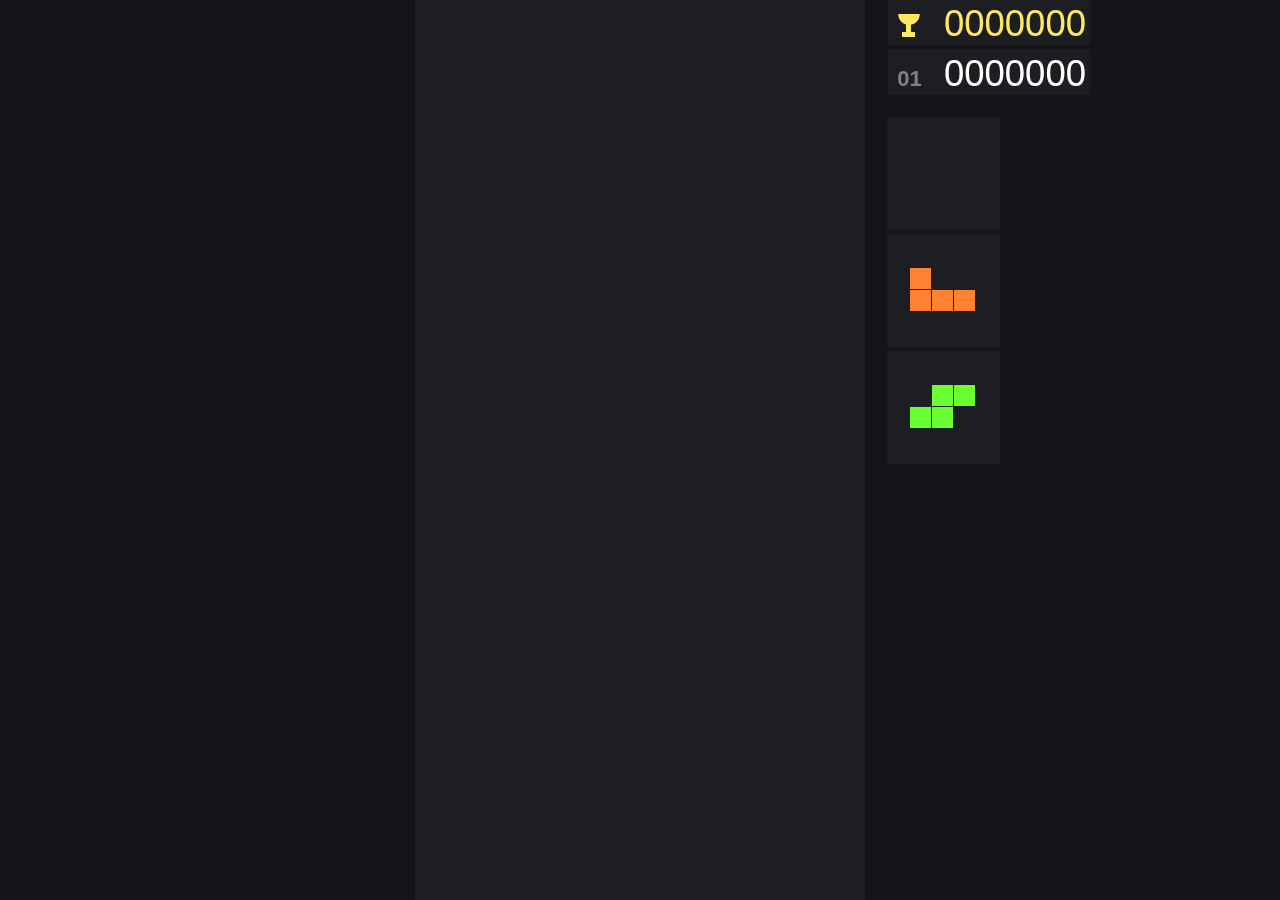
<file: games/tetris/index.html>
<!DOCTYPE html>
<html lang="en">

<head>
    <meta charset="UTF-8">
    <meta name="viewport" content="width=device-width, initial-scale=1.0">
    <title>Document</title>

    <link href='https://fonts.googleapis.com/css?family=Jura:500' rel='stylesheet' type='text/css'>
</head>

<body>

    <script>


        //  TODO:
        //    * touch controls
        //    * allow late piece rotation
        //    * code cleanup


        //--------------------------------------------------//
        //    PAGE OBJECT & LOGIC                           //
        //--------------------------------------------------//

        var Page = {
            IsSetup: false,

            body: document.getElementsByTagName('body')[0],
            cvs: document.createElement('canvas'),
            ctx: 0,

            unitSize: 0,
            AreaArr: [],

            // calculates the unit size, canvas bounds, and canvas positioning
            WindowChanged: function () {

                // Calulcate the unitSize based on window width and height.
                // The minimum of these calculations will be used.

                var bodyW = document.documentElement.clientWidth,
                    bodyH = document.documentElement.clientHeight,
                    newUnitW = (bodyW - (bodyW % 80)) / 16,
                    newUnitH = (bodyH - (bodyH % 100)) / 20,
                    newUnitMin = Math.max(Math.min(newUnitW, newUnitH), 20);

                // if the calcUnitMin != unitSize, update unitSize, recalculate
                // all DrawAreaObjs, and update the canvas element bounds

                this.unitSize = newUnitMin;

                // store Right-most & Bottom-most points for canvas bounds
                var rightLimit = 0,
                    bottomLimit = 0;

                for (var i = 0; i < Page.AreaArr.length; i++) {
                    Page.AreaArr[i].CalculateBounds();

                    var newRightLimit = Page.AreaArr[i].left + Page.AreaArr[i].W,
                        newBottomLimit = Page.AreaArr[i].top + Page.AreaArr[i].H;

                    rightLimit = Math.max(newRightLimit, rightLimit);
                    bottomLimit = Math.max(newBottomLimit, bottomLimit);
                }

                this.cvs.width = rightLimit;
                this.cvs.height = bottomLimit;

                // left pos uses Game.W because ideally that area is centered
                var topPos = (bodyH - bottomLimit) / 2,
                    leftPos = (bodyW / 2) - (this.Game.W / 2),
                    rightOffset = bodyW - (leftPos + rightLimit) - this.unitSize * 0.5;

                // if default canvas positioning extends beyond screen, adjust it
                if (rightOffset < 0) {
                    leftPos = Math.max(this.unitSize * 0.5, leftPos + rightOffset);
                }

                this.cvs.style.left = leftPos + 'px';
                this.cvs.style.top = topPos + 'px';
            },

            // performs the page setup
            Initialize: function () {

                // if page has not been setup, do initial setup
                if (this.IsSetup === false) {
                    document.body.appendChild(Page.cvs);

                    this.body.style.overflow = 'hidden';
                    this.body.style.backgroundColor = 'rgb(19,21,25)';
                    this.cvs.style.position = 'absolute';
                    this.ctx = this.cvs.getContext('2d');

                    this.IsSetup = true;
                }

                this.WindowChanged();

                // dirty all draw areas
                for (var i = 0; i < Page.AreaArr.length; i++) {
                    Page.AreaArr[i].IsDirty = true;
                }
            },

            // redraws canvas visuals whenever the page is marked as dirty
            Update: function () {
                for (var i = 0; i < Page.AreaArr.length; i++) {
                    if (Page.AreaArr[i].IsDirty) {
                        Page.AreaArr[i].Draw();
                        Page.AreaArr[i].IsDirty = false;
                    }
                }
            }
        };


        // Definition for Area objects. Bounds are in UNITS
        function DrawAreaObj(Left, Top, Width, Height, DrawFunction) {

            // bounds in UNITS
            this.leftBase = Left;
            this.topBase = Top;
            this.widthBase = Width;
            this.heightBase = Height;

            // bounds in PIXELS
            this.left = 0;
            this.top = 0;
            this.W = 0;
            this.H = 0;

            // dirty flag (clean yourself up flag, you're better than that)
            this.IsDirty = false;

            // bounds recalculated and area dirtied when unitSize changes
            this.CalculateBounds = function () {
                this.left = this.leftBase * Page.unitSize;
                this.top = this.topBase * Page.unitSize;
                this.W = this.widthBase * Page.unitSize;
                this.H = this.heightBase * Page.unitSize;

                this.IsDirty = true;
            };

            // draw function as passed in by the callee
            this.Draw = DrawFunction;

            // push this area into the area arr    
            Page.AreaArr.push(this);
        }


        Page.Game = new DrawAreaObj(0, 0, 10, 20, function () {

            // unitSize minus a couple pixels of separation
            var uDrawSize = Page.unitSize - 2,
                drawL,
                drawT;

            // redraws the background elements for game area
            Page.ctx.fillStyle = 'rgb(28,30,34)';
            Page.ctx.fillRect(this.left, this.top, this.W, this.H);

            // draw the static unit blocks
            for (var i = 0; i < GM.StaticUnits.length; i++) {
                for (var j = 0; j < GM.StaticUnits[i].length; j++) {

                    // get the unit value for this index pair
                    var uValue = GM.StaticUnits[i][j];

                    // if this unit value is not 0, draw the unit
                    if (uValue !== 0) {
                        drawL = i * Page.unitSize + 1;
                        drawT = j * Page.unitSize + 1;

                        // fill this square with color based on player alive status        
                        Page.ctx.fillStyle = (GM.IsAlive) ? uValue : 'rgb(34,36,42)';
                        Page.ctx.fillRect(drawL, drawT, uDrawSize, uDrawSize);
                    }
                }
            }

            // draw the current active projection and piece (if exists)
            if (GM.Pc.Cur !== 0 && GM.IsAlive) {
                var projColor = ColorWithAlpha(GM.Pc.Cur.color, 0.1);

                for (var k = 0; k < GM.Pc.Cur.UO.arr.length; k++) {
                    drawL = (GM.Pc.Cur.x + GM.Pc.Cur.UO.arr[k].x) * Page.unitSize + 1;
                    drawT = (GM.Pc.Cur.y + GM.Pc.Cur.UO.arr[k].y) * Page.unitSize + 1;

                    Page.ctx.fillStyle = GM.Pc.Cur.color;
                    Page.ctx.fillRect(drawL, drawT, uDrawSize, uDrawSize);

                    // also draw the projection (if one exists)
                    if (GM.IsAlive && GM.Pc.ProjY !== 0) {
                        drawT += GM.Pc.ProjY * Page.unitSize;

                        Page.ctx.fillStyle = projColor;
                        Page.ctx.fillRect(drawL, drawT, uDrawSize, uDrawSize);
                    }
                }
            }

            // if the player is dead, draw the game over text
            if (!GM.IsAlive) {
                DrawText("GAME OVER", 'rgb(255,255,255)', '500',
                    'center', uDrawSize, this.W / 2, this.H / 4);
            }
        });


        Page.UpcomingA = new DrawAreaObj(10.5, 2.6, 2.5, 2.5, function () {

            var uDrawSize = Math.floor(Page.unitSize / 2),
                pcA = GM.Pc.Upcoming[0];

            // next box background
            Page.ctx.fillStyle = 'rgb(28,30,34)';
            Page.ctx.fillRect(this.left, this.top, this.W, this.H);

            // draw the upcoming piece (if one exists)
            if (pcA !== 0) {
                Page.ctx.fillStyle = pcA.color;

                var totalL = 0,
                    totalT = 0,
                    countedL = [],
                    countedT = [];

                // calculate average positions of units in order to center
                for (var i = 0; i < pcA.UO.arr.length; i++) {
                    var curX = pcA.UO.arr[i].x,
                        curY = pcA.UO.arr[i].y;

                    if (countedL.indexOf(curX) < 0) {
                        countedL.push(curX);
                        totalL += curX;
                    }
                    if (countedT.indexOf(curY) < 0) {
                        countedT.push(curY);
                        totalT += curY;
                    }
                }

                var avgL = uDrawSize * (totalL / countedL.length + 0.5),
                    avgT = uDrawSize * (totalT / countedT.length + 0.5),
                    offsetL = this.left + this.W / 2,
                    offsetT = this.top + this.H / 2;

                console.log(avgL + ", " + avgT);

                // now draw the upcoming piece, using avg vars to center
                for (var j = 0; j < pcA.UO.arr.length; j++) {
                    var drawL = Math.floor(offsetL - avgL + pcA.UO.arr[j].x * uDrawSize),
                        drawT = Math.floor(offsetT - avgT + pcA.UO.arr[j].y * uDrawSize);

                    Page.ctx.fillRect(drawL, drawT, uDrawSize - 1, uDrawSize - 1);
                }
            }
        });


        Page.UpcomingB = new DrawAreaObj(10.5, 5.2, 2.5, 2.5, function () {

            var uDrawSize = Math.floor(Page.unitSize / 2),
                pcB = GM.Pc.Upcoming[1];

            // next box background
            Page.ctx.fillStyle = 'rgb(28,30,34)';
            Page.ctx.fillRect(this.left, this.top, this.W, this.H);

            // draw the upcoming piece (if one exists)
            if (pcB !== 0) {
                Page.ctx.fillStyle = pcB.color;

                var totalL = 0,
                    totalT = 0,
                    countedL = [],
                    countedT = [];

                // calculate average positions of units in order to center
                for (var i = 0; i < pcB.UO.arr.length; i++) {
                    var curX = pcB.UO.arr[i].x,
                        curY = pcB.UO.arr[i].y;

                    if (countedL.indexOf(curX) < 0) {
                        countedL.push(curX);
                        totalL += curX;
                    }
                    if (countedT.indexOf(curY) < 0) {
                        countedT.push(curY);
                        totalT += curY;
                    }
                }

                var avgL = uDrawSize * (totalL / countedL.length + 0.5),
                    avgT = uDrawSize * (totalT / countedT.length + 0.5),
                    offsetL = this.left + this.W / 2,
                    offsetT = this.top + this.H / 2;

                console.log(avgL + ", " + avgT);

                // now draw the upcoming piece, using avg vars to center
                for (var j = 0; j < pcB.UO.arr.length; j++) {
                    var drawL = Math.floor(offsetL - avgL + pcB.UO.arr[j].x * uDrawSize),
                        drawT = Math.floor(offsetT - avgT + pcB.UO.arr[j].y * uDrawSize);

                    Page.ctx.fillRect(drawL, drawT, uDrawSize - 1, uDrawSize - 1);
                }
            }
        });


        Page.UpcomingC = new DrawAreaObj(10.5, 7.8, 2.5, 2.5, function () {

            var uDrawSize = Math.floor(Page.unitSize / 2),
                pcC = GM.Pc.Upcoming[2];

            // next box background
            Page.ctx.fillStyle = 'rgb(28,30,34)';
            Page.ctx.fillRect(this.left, this.top, this.W, this.H);

            // draw the upcoming piece (if one exists)
            if (pcC !== 0) {
                Page.ctx.fillStyle = pcC.color;

                var totalL = 0,
                    totalT = 0,
                    countedL = [],
                    countedT = [];

                // calculate average positions of units in order to center
                for (var i = 0; i < pcC.UO.arr.length; i++) {
                    var curX = pcC.UO.arr[i].x,
                        curY = pcC.UO.arr[i].y;

                    if (countedL.indexOf(curX) < 0) {
                        countedL.push(curX);
                        totalL += curX;
                    }
                    if (countedT.indexOf(curY) < 0) {
                        countedT.push(curY);
                        totalT += curY;
                    }
                }

                var avgL = uDrawSize * (totalL / countedL.length + 0.5),
                    avgT = uDrawSize * (totalT / countedT.length + 0.5),
                    offsetL = this.left + this.W / 2,
                    offsetT = this.top + this.H / 2;

                console.log(avgL + ", " + avgT);

                // now draw the upcoming piece, using avg vars to center
                for (var j = 0; j < pcC.UO.arr.length; j++) {
                    var drawL = Math.floor(offsetL - avgL + pcC.UO.arr[j].x * uDrawSize),
                        drawT = Math.floor(offsetT - avgT + pcC.UO.arr[j].y * uDrawSize);

                    Page.ctx.fillRect(drawL, drawT, uDrawSize - 1, uDrawSize - 1);
                }
            }
        });


        Page.ScoreBarHigh = new DrawAreaObj(10.5, 0, 4.5, 1, function () {

            // draw the score area back bar
            Page.ctx.fillStyle = 'rgb(28,30,34)';
            Page.ctx.fillRect(this.left, this.top, this.W, this.H);


            // Draw the trophy symbol

            var miniUnit, left, top, width, height;

            miniUnit = Page.unitSize * 0.01;
            Page.ctx.fillStyle = 'rgb(255,232,96)';

            // trophy base
            left = Math.floor(this.left + miniUnit * 33);
            top = Math.floor(this.top + this.H - miniUnit * 28);
            width = Math.floor(miniUnit * 30);
            height = Math.floor(miniUnit * 12);
            Page.ctx.fillRect(left, top, width, height);

            // trophy trunk
            left = Math.floor(this.left + miniUnit * 42);
            top = Math.floor(this.top + this.H - miniUnit * 50);
            width = Math.floor(miniUnit * 12);
            height = Math.floor(miniUnit * 32);
            Page.ctx.fillRect(left, top, width, height);

            // trophy bowl
            left = Math.floor(this.left + miniUnit * 48);
            top = Math.floor(this.top + this.H - miniUnit * 68);
            Page.ctx.arc(left, top, miniUnit * 24, 0, Math.PI);
            Page.ctx.fill();

            // draw the player's current score
            text = ("00000000" + GM.ScoreHigh).slice(-7);
            left = this.left + this.W - 4;
            top = this.top + Page.unitSize * 0.8;
            size = Math.floor(Page.unitSize * 0.8) + 0.5;

            DrawText(text, 'rgb(255,232,96)', '500', 'right', size, left, top);
        });

        Page.ScoreBarCur = new DrawAreaObj(10.5, 1.1, 4.5, 1, function () {

            // draw the score area back bar
            Page.ctx.fillStyle = 'rgb(28,30,34)';
            Page.ctx.fillRect(this.left, this.top, this.W, this.H);

            // draw the player's current level
            var text, left, top, size, miniUnit;
            miniUnit = Page.unitSize * 0.01;

            text = ('00' + GM.Level).slice(-2);
            left = this.left + Math.floor(miniUnit * 50);
            top = this.top + Page.unitSize * 0.8;
            size = Math.floor(Page.unitSize * 0.5);

            DrawText(text, 'rgb(128,128,128)', '900', 'center', size, left, top);


            // draw the player's current score
            text = ("00000000" + GM.ScoreCur).slice(-7);
            left = this.left + this.W - 4;
            top = this.top + Page.unitSize * 0.8;
            size = Math.floor(Page.unitSize * 0.8) + 0.5;

            DrawText(text, 'rgb(255,255,255)', '500', 'right', size, left, top);
        });


        //--------------------------------------------------//
        //    GAME MANAGER OBJECT & LOGIC                   //
        //--------------------------------------------------//

        var GM = {

            //-- VARS ---------*/

            // timers
            TimeCur: 0, TimeEvent: 0, TickRate: 0,

            // player status & score
            IsAlive: 0, Level: 0, PiecesRemaining: 0,

            // score count and current piece score modifiers
            ScoreHigh: 0, ScoreCur: 0, ScoreBonus: 0, DifficultFlag: 0,

            // array of grid squares
            StaticUnits: [],


            /*-- FCNS ---------*/

            // Set up intial game var values
            Initialize: function () {

                // reset current piece vars
                this.Pc.Next = this.Pc.Cur = this.Pc.ProjY = 0;

                // populate the GM's static unit array with 0's (empty)
                for (var i = 0; i < 10; i++) {
                    this.StaticUnits[i] = [];
                    for (var j = 0; j < 20; j++) {
                        this.StaticUnits[i][j] = 0;
                    }
                }

                // reset timer
                this.TimeCur = this.TimeEvent = 0;
                this.TickRate = 500;

                // set up level values for level 1
                this.PiecesRemaining = 10;
                this.Level = 1;

                // reset the score and set player to alive
                this.ScoreCur = 0;
                this.IsAlive = true;
            },

            // updates time each frame and executing logic if a tick has passed
            Update: function () {
                this.TimeCur = new Date().getTime();

                if (this.TimeCur >= this.TimeEvent) {

                    if (GM.Pc.Cur === 0 && this.IsAlive) {
                        this.Pc.Generate();
                    }
                    else {
                        this.Pc.DoGravity();
                        this.Pc.ProjY = this.Pc.TryProject();
                        Page.Game.IsDirty = true;
                    }

                    this.RefreshTimer();
                }
            },

            // reset the tick timer (generates a new TimeEvent target)
            RefreshTimer: function () {
                this.TimeEvent = new Date().getTime() + this.TickRate;
            },

            // called when a piece is spawned, advances level if needed
            PieceSpawned: function () {
                this.PiecesRemaining--;
                if (this.PiecesRemaining <= 0) {
                    this.AdvanceLevel();
                }
            },

            // advance level, recalculate TickRate, reset pieces remaining
            AdvanceLevel: function () {
                this.Level++;

                this.TickRate = Math.floor(555 * Math.exp(this.Level / -10));
                this.PiecesRemaining = Math.floor((5000 / this.TickRate));

                Page.ScoreBarCur.IsDirty = true;
            },

            // check specified rows to see if any can be cleared
            CheckUnits: function (checkRowsRaw) {
                var scoreMult = 0,
                    pieceScore = 0,
                    checkRows = [];

                // add the scoreBonus for dropping
                if (this.ScoreBonus > 0) {
                    pieceScore += this.ScoreBonus;
                }

                // sort the rows
                for (var a = 0; a < 20; a++) {
                    if (checkRowsRaw.indexOf(a) >= 0) {
                        checkRows.push(a);
                    }
                }

                for (var i = 0; i < checkRows.length; i++) {
                    var hasGap = false,
                        checkIndex = checkRows[i];

                    for (var j = 0; j < GM.StaticUnits.length; j++) {
                        if (GM.StaticUnits[j][checkIndex] === 0) {
                            hasGap = true;
                            break;
                        }
                    }


                    if (hasGap === false) {
                        for (var k = 0; k < GM.StaticUnits.length; k++) {
                            GM.StaticUnits[k].splice(checkIndex, 1);
                            GM.StaticUnits[k].unshift(0);
                        }

                        pieceScore += 100 + 200 * scoreMult;
                        if (scoreMult > 2) {
                            pieceScore += 100;
                        }
                        scoreMult++;
                    }
                }

                if (this.DifficultFlag === 1) {
                    pieceScore = Math.floor(pieceScore * 1.5);
                    this.DifficultFlag = 0;
                }

                if (pieceScore > 0) {
                    this.ScoreCur += pieceScore;
                    Page.ScoreBarCur.IsDirty = true;

                    this.ScoreBonus = 0;

                    if (scoreMult > 3) {
                        this.DifficultFlag = 1;
                    }
                }
            },

            GameOver: function () {
                Page.Game.IsDirty = Page.ScoreBarCur.IsDirty = true;

                if (this.ScoreCur > this.ScoreHigh) {
                    this.ScoreHigh = this.ScoreCur;
                    Page.ScoreBarHigh.IsDirty = true;
                    console.log(this.ScoreHigh);
                }

                this.IsAlive = false;
            }
        };


        //--------------------------------------------------//
        //    PIECE OBJECT BUILDER                          //
        //--------------------------------------------------//

        // PcObj is used to create new piece object instances based on the
        // passed in parameters. PcObj is called by predefined templates

        GM.PcObj = function (color, rotCount, units) {
            this.x = 5;
            this.y = 0;
            this.color = color;
            this.UO = {};

            // rotate this piece by advancing to next unit obj of linked list
            this.Rotate = function () {
                this.UO = this.UO.nextUO;
            };

            // set up the piece unit object linked list to define rotations
            this.SetUO = function (rotCount, units) {
                var linkedListUO = [];

                linkedListUO[0] = { nextUO: 0, arr: [] };
                linkedListUO[0].arr = units;

                for (var i = 0; i < rotCount; i++) {
                    var nextI = (i + 1 < rotCount) ? i + 1 : 0;
                    linkedListUO[i] = { nextUO: 0, arr: [] };

                    if (i > 0) {
                        linkedListUO[i - 1].nextUO = linkedListUO[i];
                    }

                    for (var j = 0; j < units.length; j++) {
                        var unX,
                            unY;

                        if (i === 0) {
                            unX = units[j].x;
                            unY = units[j].y;
                        }
                        else {
                            unX = linkedListUO[i - 1].arr[j].y * -1;
                            unY = linkedListUO[i - 1].arr[j].x;
                        }

                        linkedListUO[i].arr[j] = { x: unX, y: unY };
                    }
                }

                linkedListUO[rotCount - 1].nextUO = linkedListUO[0];
                this.UO = linkedListUO[0];
            };
            this.SetUO(rotCount, units);
        };


        //--------------------------------------------------//
        //    PIECE TYPE TEMPLATES                          //
        //--------------------------------------------------//

        // Templates create a new piece object instance based on
        // their color, rotation count, and unit block definitions.

        // O - Square piece definition
        GM.O = function () {
            return new GM.PcObj('rgb(255,232,51)', 1,
                [{ x: -1, y: 0 },
                { x: 0, y: 0 },
                { x: -1, y: 1 },
                { x: 0, y: 1 }]);
        };

        // I - Line piece definition
        GM.I = function () {
            return new GM.PcObj('rgb(51,255,209)', 2,
                [{ x: -2, y: 0 },
                { x: -1, y: 0 },
                { x: 0, y: 0 },
                { x: 1, y: 0 }]);
        };

        // S - Right facing zigzag piece definition
        GM.S = function () {
            return new GM.PcObj('rgb(106,255,51)', 2,
                [{ x: 0, y: 0 },
                { x: 1, y: 0 },
                { x: -1, y: 1 },
                { x: 0, y: 1 }]);
        };

        // Z - Left facing zigzag piece definition
        GM.Z = function () {
            return new GM.PcObj('rgb(255,51,83)', 2,
                [{ x: -1, y: 0 },
                { x: 0, y: 0 },
                { x: 0, y: 1 },
                { x: 1, y: 1 }]);
        };

        // L - Right facing angle piece definition
        GM.L = function () {
            return new GM.PcObj('rgb(255,129,51)', 4,
                [{ x: -1, y: 0 },
                { x: 0, y: 0 },
                { x: 1, y: 0 },
                { x: -1, y: -1 }]);
        };

        // J - Left facing angle piece definition
        GM.J = function () {
            return new GM.PcObj('rgb(64,100,255)', 4,
                [{ x: -1, y: 0 },
                { x: 0, y: 0 },
                { x: 1, y: 0 },
                { x: 1, y: -1 }]);
        };

        // T - Hat shaped piece definition
        GM.T = function () {
            return new GM.PcObj('rgb(160,62,255)', 4,
                [{ x: -1, y: 0 },
                { x: 0, y: 0 },
                { x: 1, y: 0 },
                { x: 0, y: -1 }]);
        };


        //--------------------------------------------------//
        //    ACTIVE PIECE CONTROLLER                       //
        //--------------------------------------------------//

        // Controls the generation, movement, and placement of piece 
        // objects. Monitors the current piece and upcoming piece

        GM.Pc = {

            //-- VARS ---------*/

            // current piece, projected Y pos of cur piece  
            Cur: 0, ProjY: 0,

            // upcoming pieces
            Upcoming: [0, 0, 0],


            //-- FCNS ---------*/

            // push upcoming piece to current & randomize new upcoming piece
            Generate: function () {

                // push upcoming piece to current and push down other upcomings
                this.Cur = this.Upcoming[0];
                this.Upcoming[0] = this.Upcoming[1];
                this.Upcoming[1] = this.Upcoming[2];

                // check if the player lost
                if (this.Cur !== 0) {
                    var spawnCollisions = this.CheckCollisions(0, 0, 0);
                    if (spawnCollisions > 0) {
                        GM.GameOver();
                        this.Freeze();
                    }
                }

                // if player is alive, generate random upcoming piece
                if (GM.IsAlive !== 0) {
                    var randInt = Math.floor(Math.random() * 7);

                    switch (randInt) {
                        case 0: this.Upcoming[2] = GM.O(); break;
                        case 1: this.Upcoming[2] = GM.I(); break;
                        case 2: this.Upcoming[2] = GM.S(); break;
                        case 3: this.Upcoming[2] = GM.Z(); break;
                        case 4: this.Upcoming[2] = GM.L(); break;
                        case 5: this.Upcoming[2] = GM.J(); break;
                        case 6: this.Upcoming[2] = GM.T(); break;
                        default: break;
                    }

                    // if a current piece was set, inform the GM
                    if (this.Cur !== 0) {
                        GM.PieceSpawned();
                        Page.Game.IsDirty = true;
                    }

                    Page.UpcomingA.IsDirty = Page.UpcomingB.IsDirty =
                        Page.UpcomingC.IsDirty = true;
                }
            },

            // freeze the current piece's position and rotation
            Freeze: function () {

                if (GM.IsAlive) {
                    var affectedRows = [];

                    for (var i = 0; i < this.Cur.UO.arr.length; i++) {
                        var staticX = this.Cur.x + this.Cur.UO.arr[i].x,
                            staticY = this.Cur.y + this.Cur.UO.arr[i].y;

                        if (staticY >= 0 && staticY <= GM.StaticUnits[0].length) {
                            GM.StaticUnits[staticX][staticY] = this.Cur.color;
                        }

                        if (affectedRows.indexOf(staticY) < 0) {
                            affectedRows.push(staticY);
                        }
                    }

                    GM.CheckUnits(affectedRows);
                    this.Generate();
                }
            },

            // apply gravity to the current piece, checking for collisions
            DoGravity: function () {
                if (this.Cur !== 0) {
                    var collisions = this.CheckCollisions(0, 0, 1);

                    if (collisions === 0) {
                        this.Cur.y++;
                    }
                    else {
                        this.Freeze();
                    }
                }
                GM.RefreshTimer();
            },

            // attempt to rotate the current piece, returns bool
            TryRotate: function () {
                if (this.Cur !== 0) {
                    var collisions = this.CheckCollisions(1, 0, 0);

                    if (collisions === 0) {
                        this.Cur.Rotate();
                        return true;
                    }
                }
                return false;
            },

            // attempt to move current piece base on given XY, returns bool
            TryMove: function (moveX, moveY) {
                if (this.Cur !== 0) {
                    var collisions = this.CheckCollisions(0, moveX, moveY);

                    if (collisions === 0) {
                        this.Cur.x += moveX;
                        this.Cur.y += moveY;

                        if (moveY > 0) {
                            GM.RefreshTimer();
                            GM.ScoreBonus++;
                        }
                        return true;
                    }
                }
                return false;
            },

            // attempt to drop the current piece until it collides, returns bool
            TryDrop: function () {
                var squaresDropped = 0;

                if (this.Cur !== 0) {
                    while (this.TryMove(0, 1) === true && squaresDropped < 22) {
                        squaresDropped++;
                    }
                }

                if (squaresDropped > 0) {
                    GM.ScoreBonus += 2 * squaresDropped;
                    this.Freeze();
                    return true;
                }
                else {
                    return false;
                }
            },

            // attempt to find (and return) projected drop point of current piece
            TryProject: function () {
                var squaresDropped = 0;

                if (this.Cur !== 0) {
                    while (this.CheckCollisions(0, 0, squaresDropped) === 0 &&
                        squaresDropped < 22) {
                        squaresDropped++;
                    }
                }
                return squaresDropped - 1;
            },

            // return collision count OR -1 if test piece out of bounds
            CheckCollisions: function (doRot, offsetX, offsetY) {
                var unitArr,
                    collisionCount = 0;

                if (doRot === 1) {
                    unitArr = this.Cur.UO.nextUO.arr;
                }
                else {
                    unitArr = this.Cur.UO.arr;
                }

                for (var i = 0; i < unitArr.length; i++) {
                    var testX = this.Cur.x + unitArr[i].x + offsetX,
                        testY = this.Cur.y + unitArr[i].y + offsetY,
                        limitX = GM.StaticUnits.length,
                        limitY = GM.StaticUnits[0].length;


                    if (testX < 0 || testX >= limitX || testY >= limitY) {
                        return -1;
                    }
                    else if (testY > 0) {
                        if (GM.StaticUnits[testX][testY] !== 0) {
                            collisionCount++;
                        }
                    }
                }
                return collisionCount;
            }
        };


        //--------------------------------------------------//
        //    EVENT LISTENERS                               //
        //--------------------------------------------------//

        // Event for keyboard calls the corresponding manipulation functions
        // in GM.Pc based on user inputs. If manipulation is successful,
        // the page is marked as dirty.

        document.addEventListener('keydown', function (evt) {
            var key = event.keyCode || event.which;

            if (GM.IsAlive) {
                switch (key) {

                    // Up arrow OR W = rotate     
                    case 38:
                    case 87:
                        Page.Game.IsDirty = GM.Pc.TryRotate();
                        break;

                    // Left arrow OR A = move left
                    case 37:
                    case 65:
                        Page.Game.IsDirty = GM.Pc.TryMove(-1, 0);
                        break;

                    // Right arrow OR D = move right  
                    case 39:
                    case 68:
                        Page.Game.IsDirty = GM.Pc.TryMove(1, 0);
                        break;

                    // Down arrow OR S = move down  
                    case 40:
                    case 83:
                        Page.Game.IsDirty = GM.Pc.TryMove(0, 1);
                        break;

                    // Spacebar to drop the current piece
                    case 32:
                        Page.Game.IsDirty = GM.Pc.TryDrop();
                        break;

                    default: break;
                }

                //if board was dirtied, cast fresh projection for current piece
                if (Page.Game.IsDirty) {
                    GM.Pc.ProjY = GM.Pc.TryProject();
                }
            }

            // if player not alive, reset the game
            else {
                Init();
            }

        }, false);


        // Window resize event calls Page function to update the canvas 
        // size/position, area bounds within the canvas, and the unitSize

        window.onresize = function (event) {
            Page.WindowChanged();
        };


        //--------------------------------------------------//
        //    INITIALAZATION AND GAME LOOP                  //
        //--------------------------------------------------//

        // Called on page load / game reset, Init fcn initializes 
        // the Page and GM objects, then starts the main game loop.

        function Init() {

            // initialize the page object
            Page.Initialize();

            // initialize the GM object
            GM.Initialize();
        }
        Init();


        // Main game loop. Updates GM object to check if tick can be
        // performed. Then, if the page is dirty, performs a Draw.

        function Loop() {

            // always update Page
            Page.Update();

            // only need to update GM if the player is alive
            if (GM.IsAlive) {
                GM.Update();
            }

            window.requestAnimationFrame(Loop);
        }
        Loop();


        //--------------------------------------------------//
        //    HELPER FUNCTIONS                              //
        //--------------------------------------------------//

        function DrawText(text, color, weight, alignment, size, left, top) {
            Page.ctx.font = weight + ' ' + size + 'px "Jura", sans-serif';
            Page.ctx.textAlign = alignment;
            Page.ctx.fillStyle = color;
            Page.ctx.fillText(text, left, top);
        }


        function ColorWithAlpha(color, alpha) {
            var retColor = 'rgba' + color.substring(3, color.length - 1);
            retColor += ',' + alpha + ')';
            return retColor;
        }

    </script>

</body>

</html>
</file>
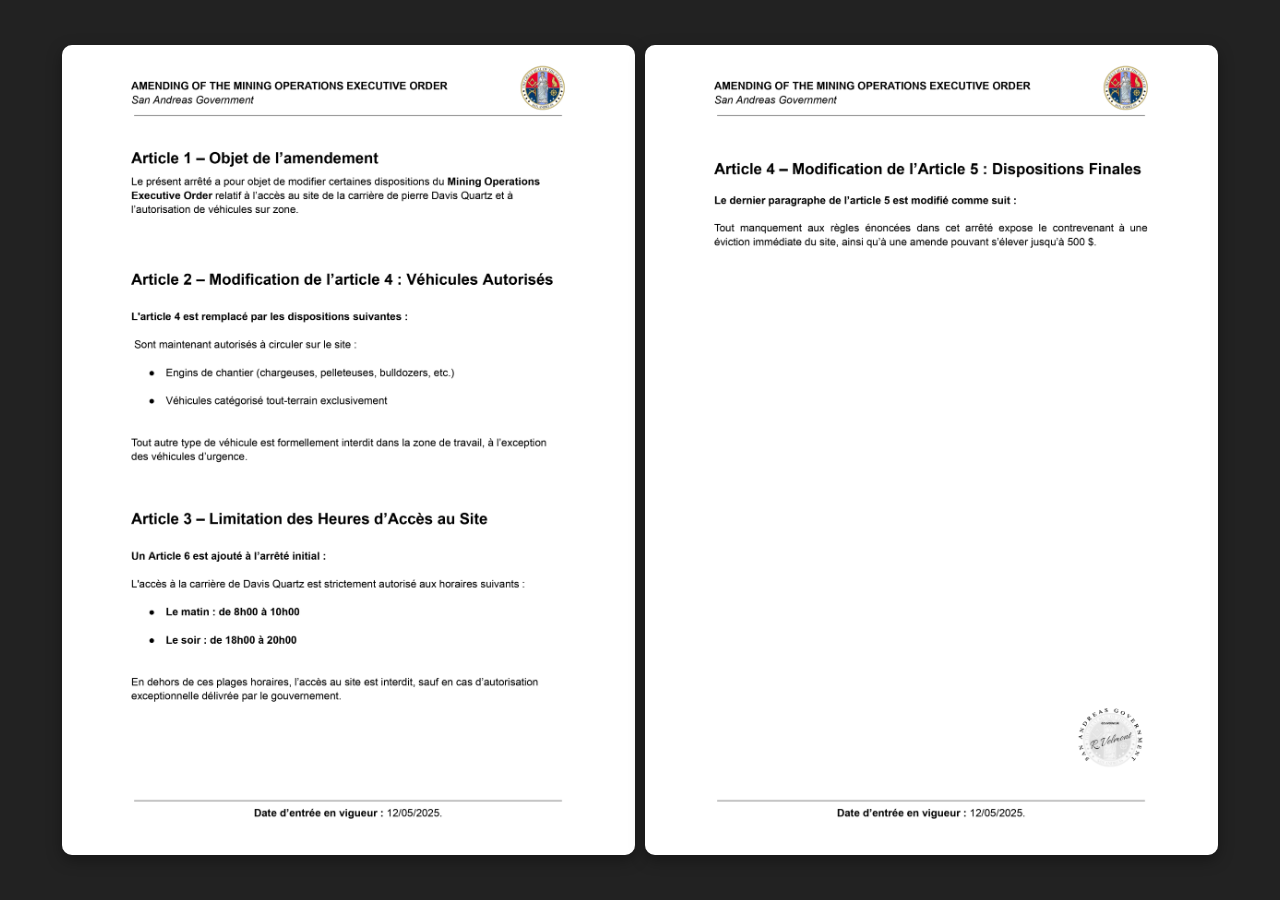
<file: sites/davis-quartz/index.html>
<!DOCTYPE html>
<html lang="en">
<head>
    <meta charset="UTF-8">
    <meta name="viewport" content="width=device-width, initial-scale=1.0">
    <title>Menu</title>
    <link rel="stylesheet" href="style.css">
</head>
<body>
    <div class="app">
        <img id="page-1" src="./page-1.jpg">
        <img id="page-2" src="./page-2.jpg">
    </div>


<script>
    document.addEventListener('DOMContentLoaded', function() {
        const images = document.querySelectorAll('.app img');
        
        images.forEach((image) => {
            let isZoomed = false;

            image.addEventListener('click', function() {
                if (!isZoomed) {
                    // Zoom in
                    this.style.transform = 'scale(1.2)';
                    this.style.cursor = 'zoom-out';
                    this.style.zIndex = '2';
                } else {
                    // Zoom out
                    this.style.transform = 'scale(1)';
                    this.style.cursor = 'zoom-in';
                    this.style.zIndex = 'unset';
                }
                isZoomed = !isZoomed;
            });

            // Add initial zoom-in cursor
            image.style.cursor = 'zoom-in';
        });
    });
</script>

</body>
</html>
</file>
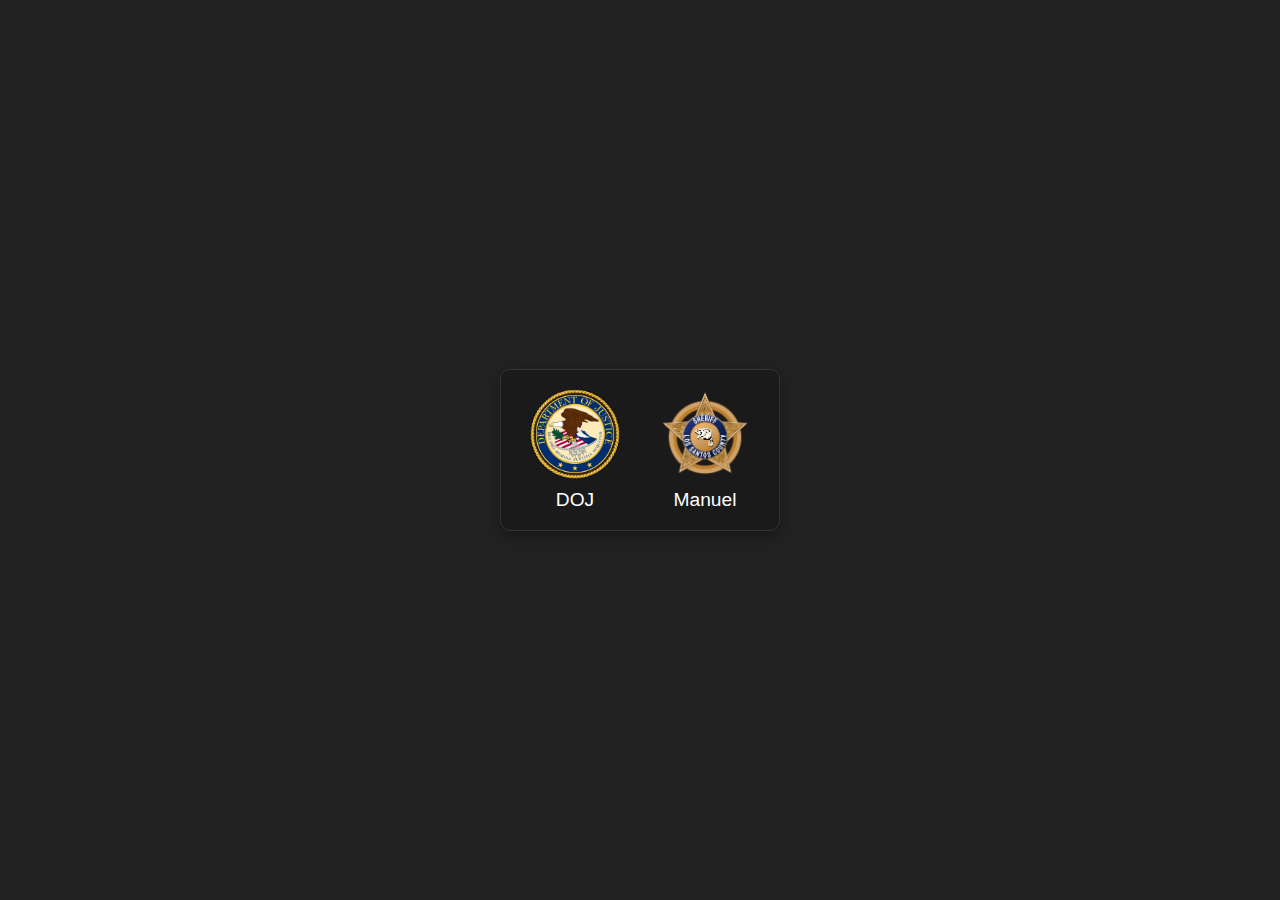
<file: tablet/lssd/index.html>
<!DOCTYPE html>
<html lang="en">

<head>
    <meta charset="UTF-8">
    <meta name="viewport" content="width=device-width, initial-scale=1.0">
    <title>LSSD</title>
    <link rel="stylesheet" href="style.css">
    <script src="https://code.jquery.com/jquery-3.7.1.min.js" integrity="sha256-/JqT3SQfawRcv/BIHPThkBvs0OEvtFFmqPF/lYI/Cxo=" crossorigin="anonymous"></script></head>

<body>


    <div class="app-list-container">
        <div class="app-list">
            <div class="app-item" data-link="https://fraydolix.gitbook.io/thunder-doj">
                <img src="./DOJ.webp">
                <p>DOJ</p>
            </div>

            <div class="app-item" data-link="https://fraydolix.gitbook.io/thunder-lssd">
                <img src="./LSSD.png">
                <p>Manuel</p>
            </div>
        </div>
    </div>



    <div class="app" style="display: none;">
        <button id="return-btn" class="return-btn">Retour</button>
        <iframe src="" id="app-iframe"></iframe>
    </div>


    <script src="script.js"></script>

</body>

</html>
</file>
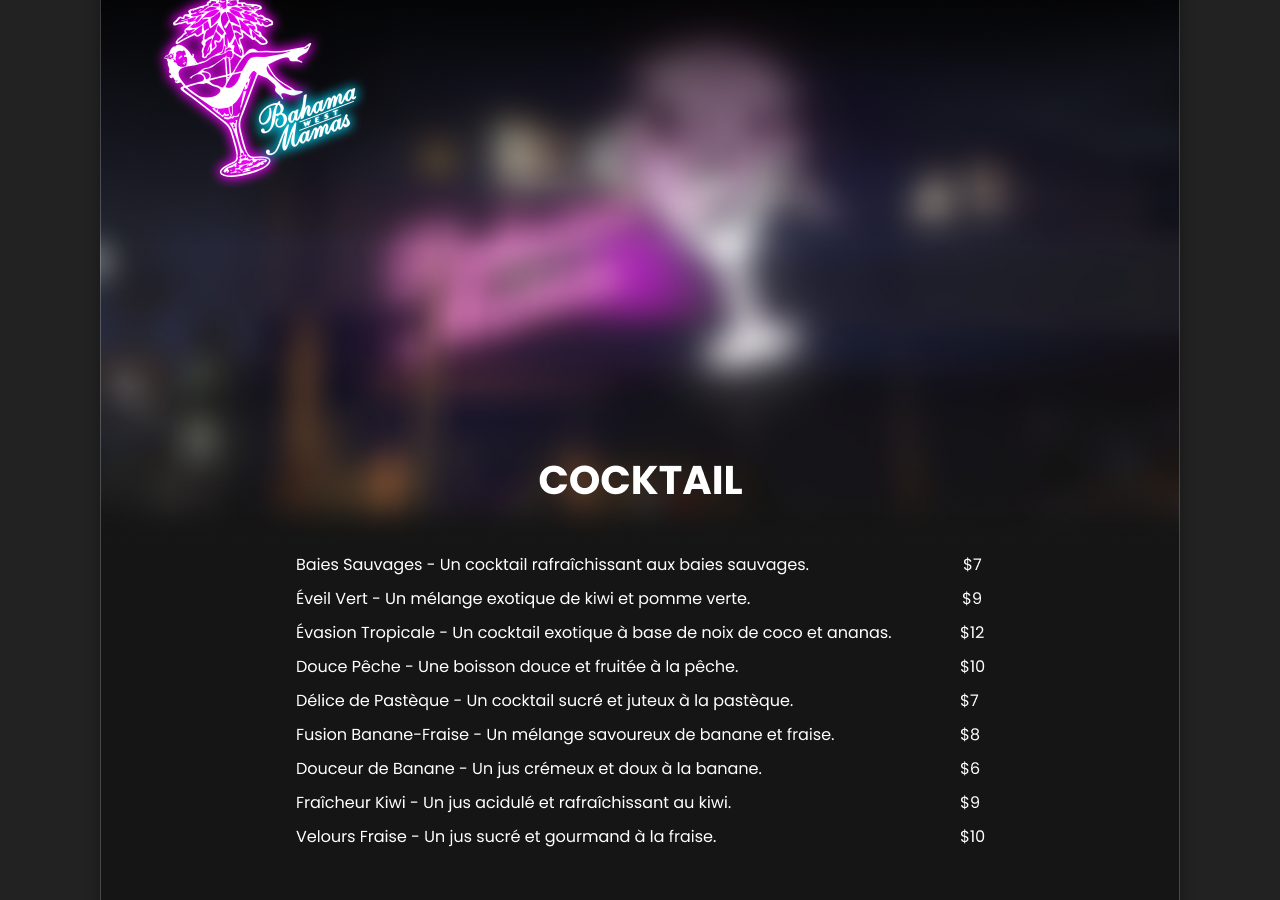
<file: sites/bahamas-mamas/menu/index.html>
<!DOCTYPE html>
<html lang="en">
<head>
    <meta charset="UTF-8">
    <meta name="viewport" content="width=device-width, initial-scale=1.0">
    <title>Menu</title>
    <link rel="stylesheet" href="style.css">
</head>
<body>
    <div class="app">
        <img src="image.png">
    </div>


<script>
    document.addEventListener('DOMContentLoaded', function() {
        const image = document.querySelector('.app img');
        let isZoomed = false;

        image.addEventListener('click', function() {
            if (!isZoomed) {
                // Zoom in
                this.style.transform = 'scale(1.5)';
                this.style.cursor = 'zoom-out';
            } else {
                // Zoom out
                this.style.transform = 'scale(1)';
                this.style.cursor = 'zoom-in';
            }
            isZoomed = !isZoomed;
        });

        // Add initial zoom-in cursor
        image.style.cursor = 'zoom-in';
    });
</script>

</body>
</html>
</file>
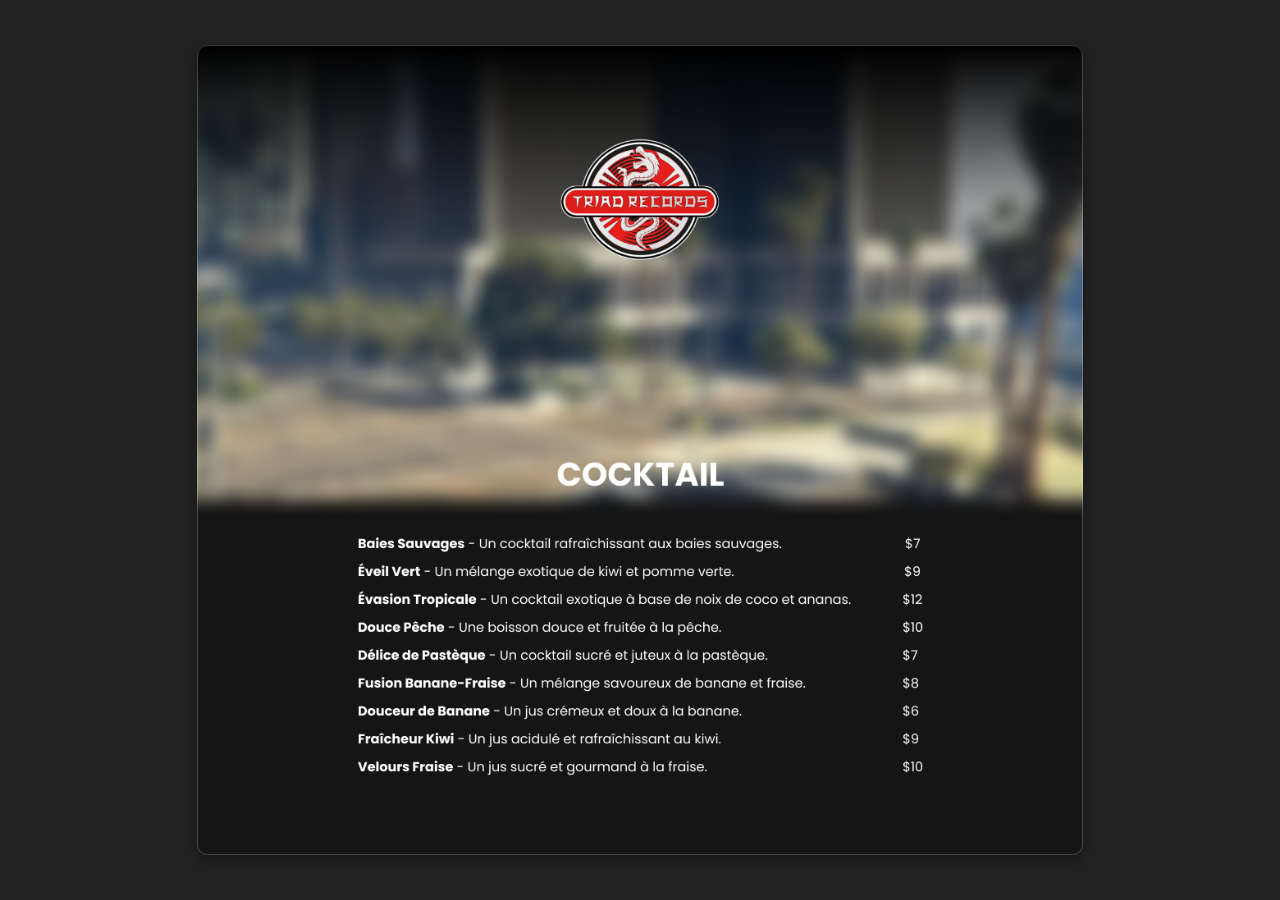
<file: sites/triad-records/menu/index.html>
<!DOCTYPE html>
<html lang="en">
<head>
    <meta charset="UTF-8">
    <meta name="viewport" content="width=device-width, initial-scale=1.0">
    <title>Menu</title>
    <link rel="stylesheet" href="style.css">
</head>
<body>
    <div class="app">
        <img src="triad.png">
    </div>


<script>
    document.addEventListener('DOMContentLoaded', function() {
        const image = document.querySelector('.app img');
        let isZoomed = false;

        image.addEventListener('click', function() {
            if (!isZoomed) {
                // Zoom in
                this.style.transform = 'scale(1.5)';
                this.style.cursor = 'zoom-out';
            } else {
                // Zoom out
                this.style.transform = 'scale(1)';
                this.style.cursor = 'zoom-in';
            }
            isZoomed = !isZoomed;
        });

        // Add initial zoom-in cursor
        image.style.cursor = 'zoom-in';
    });
</script>

</body>
</html>
</file>
<file: sites/davis-quartz/style.css>
* {
    margin: 0;
    user-select: none;
    -webkit-user-drag: none;
    -khtml-user-drag: none;
    -moz-user-drag: none;
    -o-user-drag: none;
}


.app {
    position: absolute;
    top: 0;
    left: 0;
    width: 100%;
    height: 100%;
    background-color: #222;
    display: flex;
    align-items: center;
    justify-content: center;
    overflow: hidden;
    gap: 10px;
}

.app img {
    border-radius: 10px;
    outline: 1px solid rgb(255 255 255 / 22%);
    outline-offset: -1px;
    box-shadow: rgba(0, 0, 0, 0.35) 0px 5px 15px;
    transition: all cubic-bezier(.46, .43, .1, .99) 0.2s;
    height: 90vh;
}
</file>
<file: tablet/lssd/style.css>
* {
    margin: 0;
    user-select: none;
    -webkit-user-drag: none;
    -khtml-user-drag: none;
    -moz-user-drag: none;
    -o-user-drag: none;
}

.app-list-container {
    position: absolute;
    top: 0;
    left: 0;
    width: 100%;
    height: 100%;
    background-color: #222;
    display: flex;
    align-items: center;
    justify-content: center;
    overflow: hidden;
}

.app-list {
    display: flex;
    align-items: center;
    justify-content: center;
    flex-direction: row;
    background-color: #1A1A1A;
    padding: 10px 15px;
    border-radius: 10px;
    outline: 1px solid rgba(255, 255, 255, 0.11);
    outline-offset: -1px;
    box-shadow: rgba(0, 0, 0, 0.35) 0px 5px 15px;
    transition: all cubic-bezier(.46, .43, .1, .99) 0.2s;
    gap: 10px;
}


.app-list .app-item {
    display: flex;
    flex-direction: column;
    align-items: center;
    justify-content: center;
    gap: 10px;
    padding: 10px 15px;
    border-radius: 10px;
    outline: 1px solid rgba(255, 255, 255, 0);
    outline-offset: -1px;
    transition: all cubic-bezier(.46, .43, .1, .99) 0.2s;
    cursor: pointer;
}

.app-list .app-item:hover {
    background-color: #222;
    outline: 1px solid rgba(255, 255, 255, 0.11);
    outline-offset: -1px;
    padding: 10px 15px;
    border-radius: 10px;
}

.app-list .app-item p {
    color: #fff;
    font-size: 1.2rem;
    font-family: 'Poppins', sans-serif;
    font-weight: 500;
}

.app-list .app-item img {
    height: 10vh;
}

.app {
    position: absolute;
    top: 0;
    left: 0;
    width: 100%;
    height: 100%;
    background-color: #222;
    display: flex;
    align-items: center;
    justify-content: center;
    overflow: hidden;
}

.app iframe {
    border-radius: 10px;
    outline: 1px solid rgba(255, 255, 255, 0.11);
    outline-offset: -1px;
    box-shadow: rgba(0, 0, 0, 0.35) 0px 5px 15px;
    transition: all cubic-bezier(.46, .43, .1, .99) 0.2s;
    height: 90vh;
    width: 90vw;
}

.app .return-btn {
    position: absolute;
    top: 20px;
    left: 20px;
    z-index: 10;
    background-color: #498DBF;
    border: none;
    color: white;
    font-family: 'Poppins', sans-serif;
    padding: 10px 15px;
    border-radius: 5px;
    outline: 1px solid rgb(255 255 255 / 34%);
    outline-offset: -1px;
    cursor: pointer;
}
</file>
<file: sites/bahamas-mamas/menu/style.css>
* {
    margin: 0;
    user-select: none;
    -webkit-user-drag: none;
    -khtml-user-drag: none;
    -moz-user-drag: none;
    -o-user-drag: none;
}


.app {
    position: absolute;
    top: 0;
    left: 0;
    width: 100%;
    height: 100%;
    background-color: #222;
    display: flex;
    align-items: center;
    justify-content: center;
    overflow: hidden;
}

.app img {
    border-radius: 10px;
    outline: 1px solid rgb(255 255 255 / 22%);
    outline-offset: -1px;
    box-shadow: rgba(0, 0, 0, 0.35) 0px 5px 15px;
    transition: all cubic-bezier(.46, .43, .1, .99) 0.2s;
}
</file>
<file: sites/triad-records/menu/style.css>
* {
    margin: 0;
    user-select: none;
    -webkit-user-drag: none;
    -khtml-user-drag: none;
    -moz-user-drag: none;
    -o-user-drag: none;
}


.app {
    position: absolute;
    top: 0;
    left: 0;
    width: 100%;
    height: 100%;
    background-color: #222;
    display: flex;
    align-items: center;
    justify-content: center;
    overflow: hidden;
}

.app img {
    border-radius: 10px;
    outline: 1px solid rgb(255 255 255 / 22%);
    outline-offset: -1px;
    box-shadow: rgba(0, 0, 0, 0.35) 0px 5px 15px;
    transition: all cubic-bezier(.46, .43, .1, .99) 0.2s;
    height: 90vh;
}
</file>
